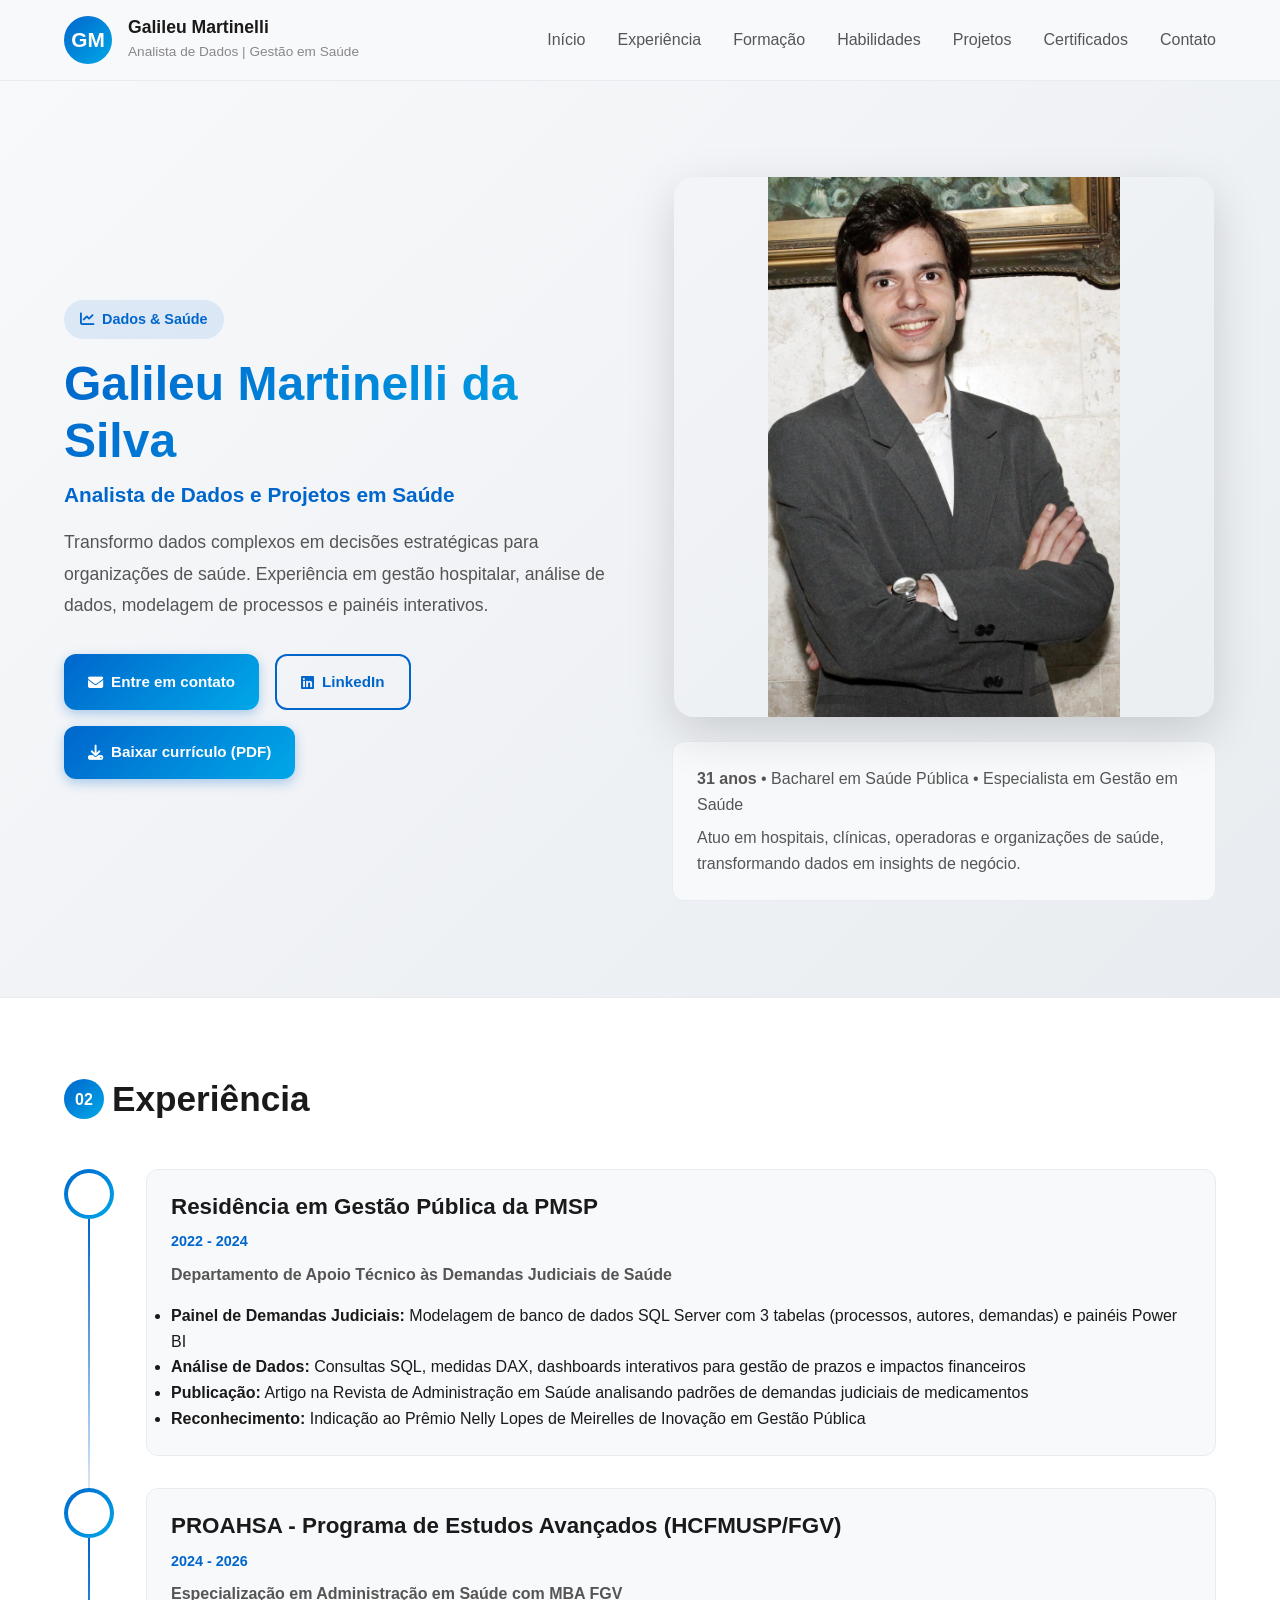
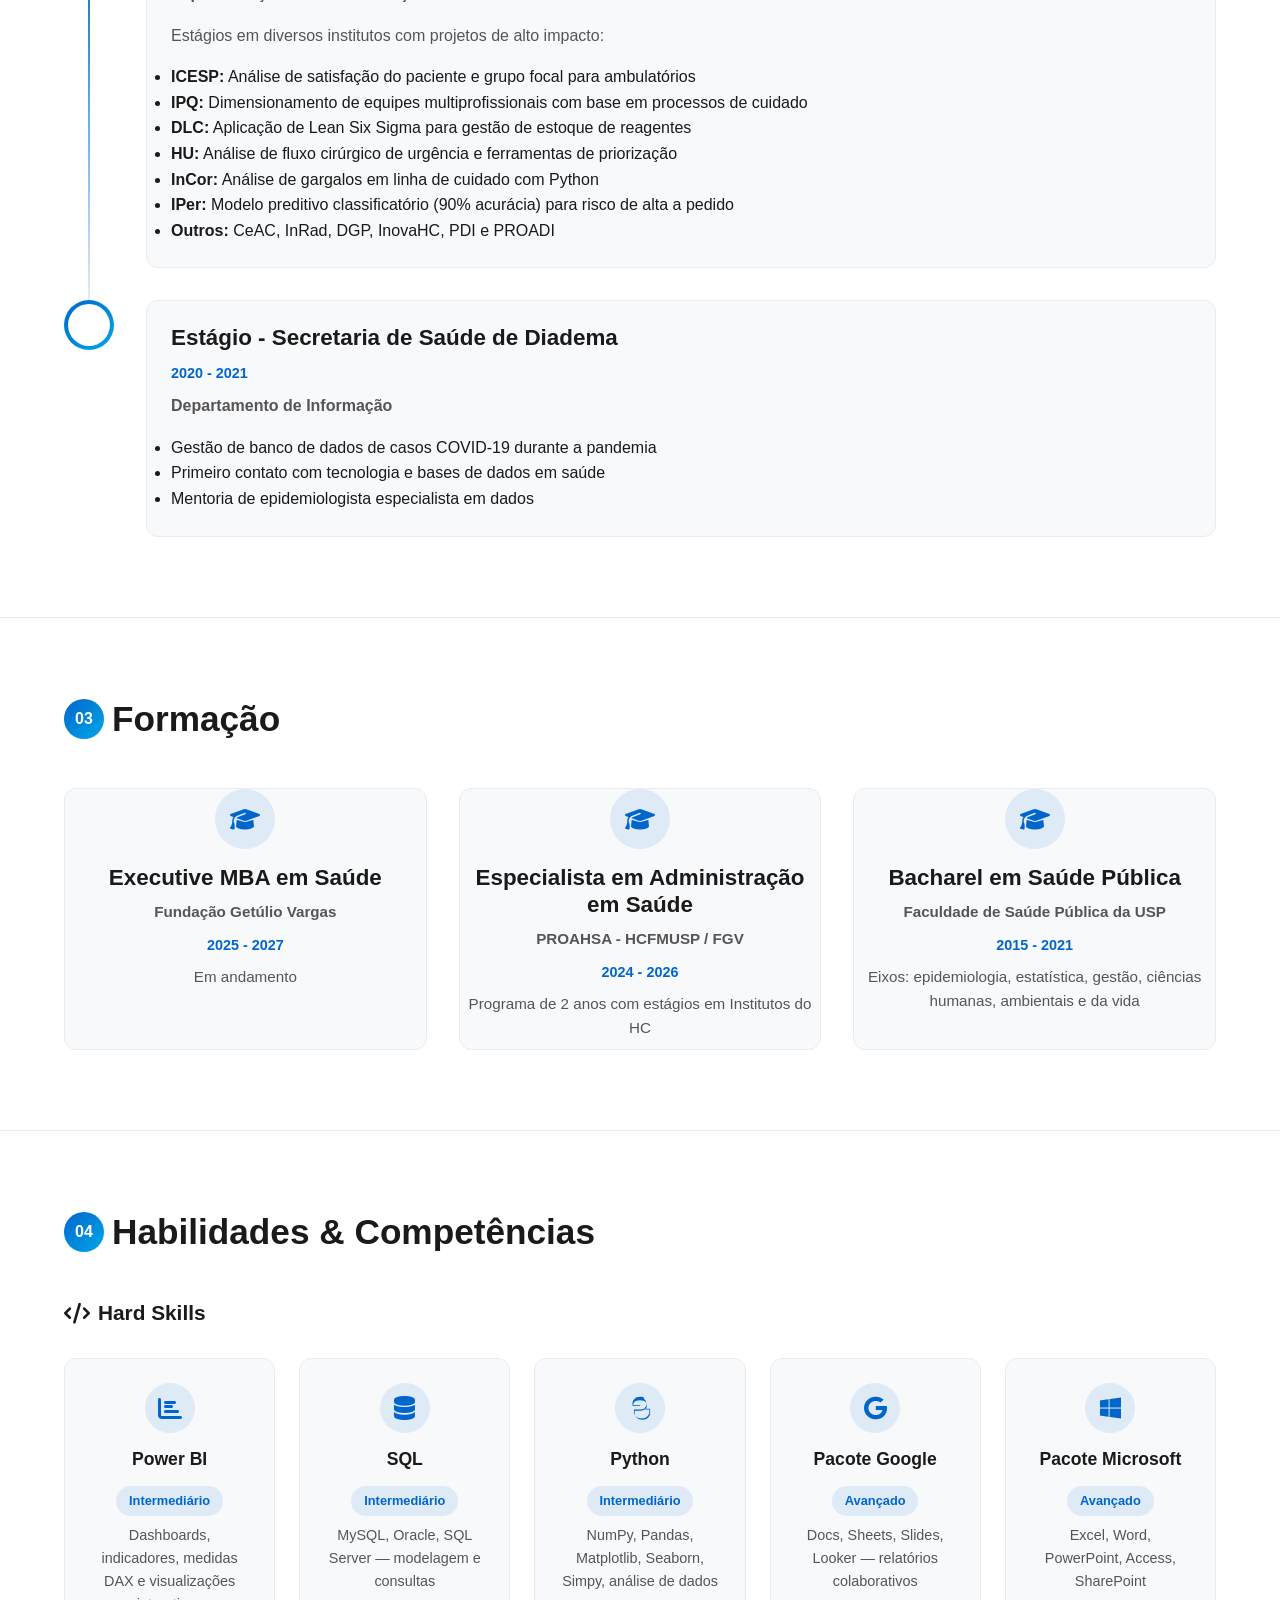
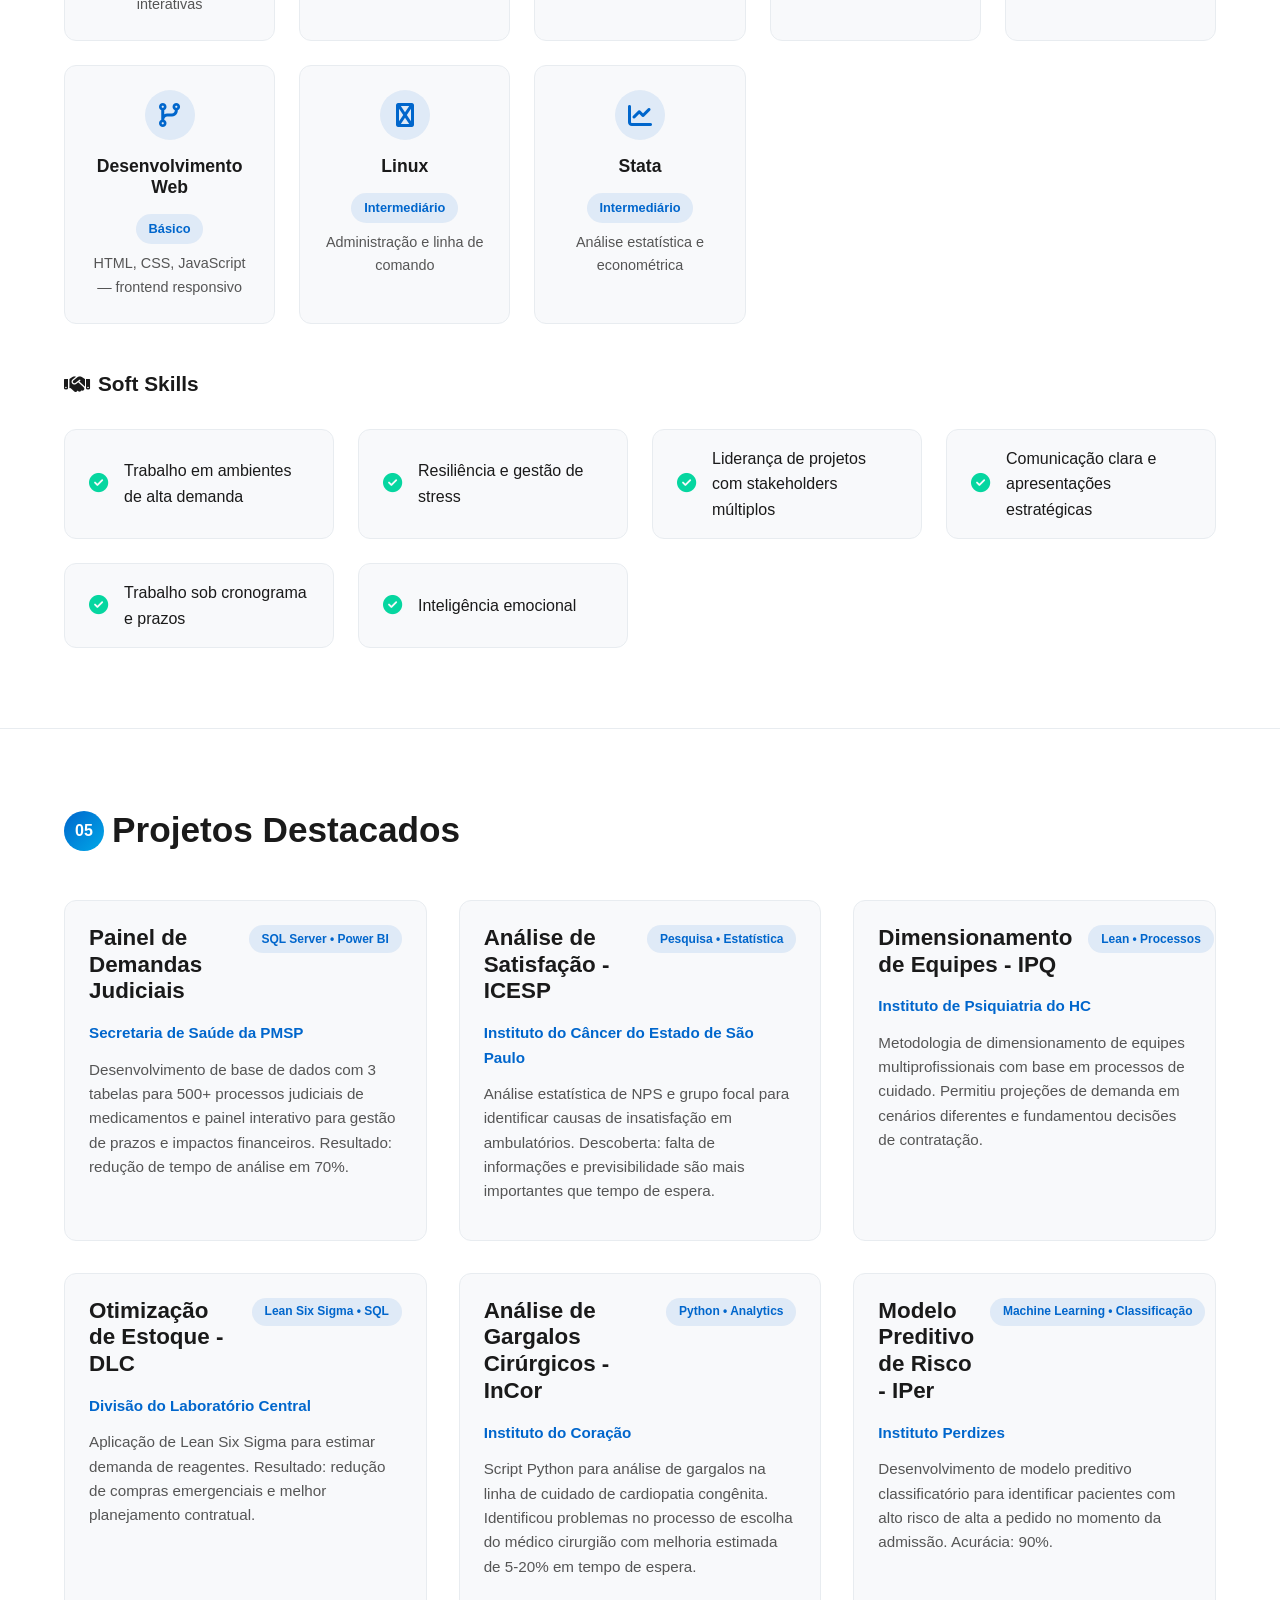
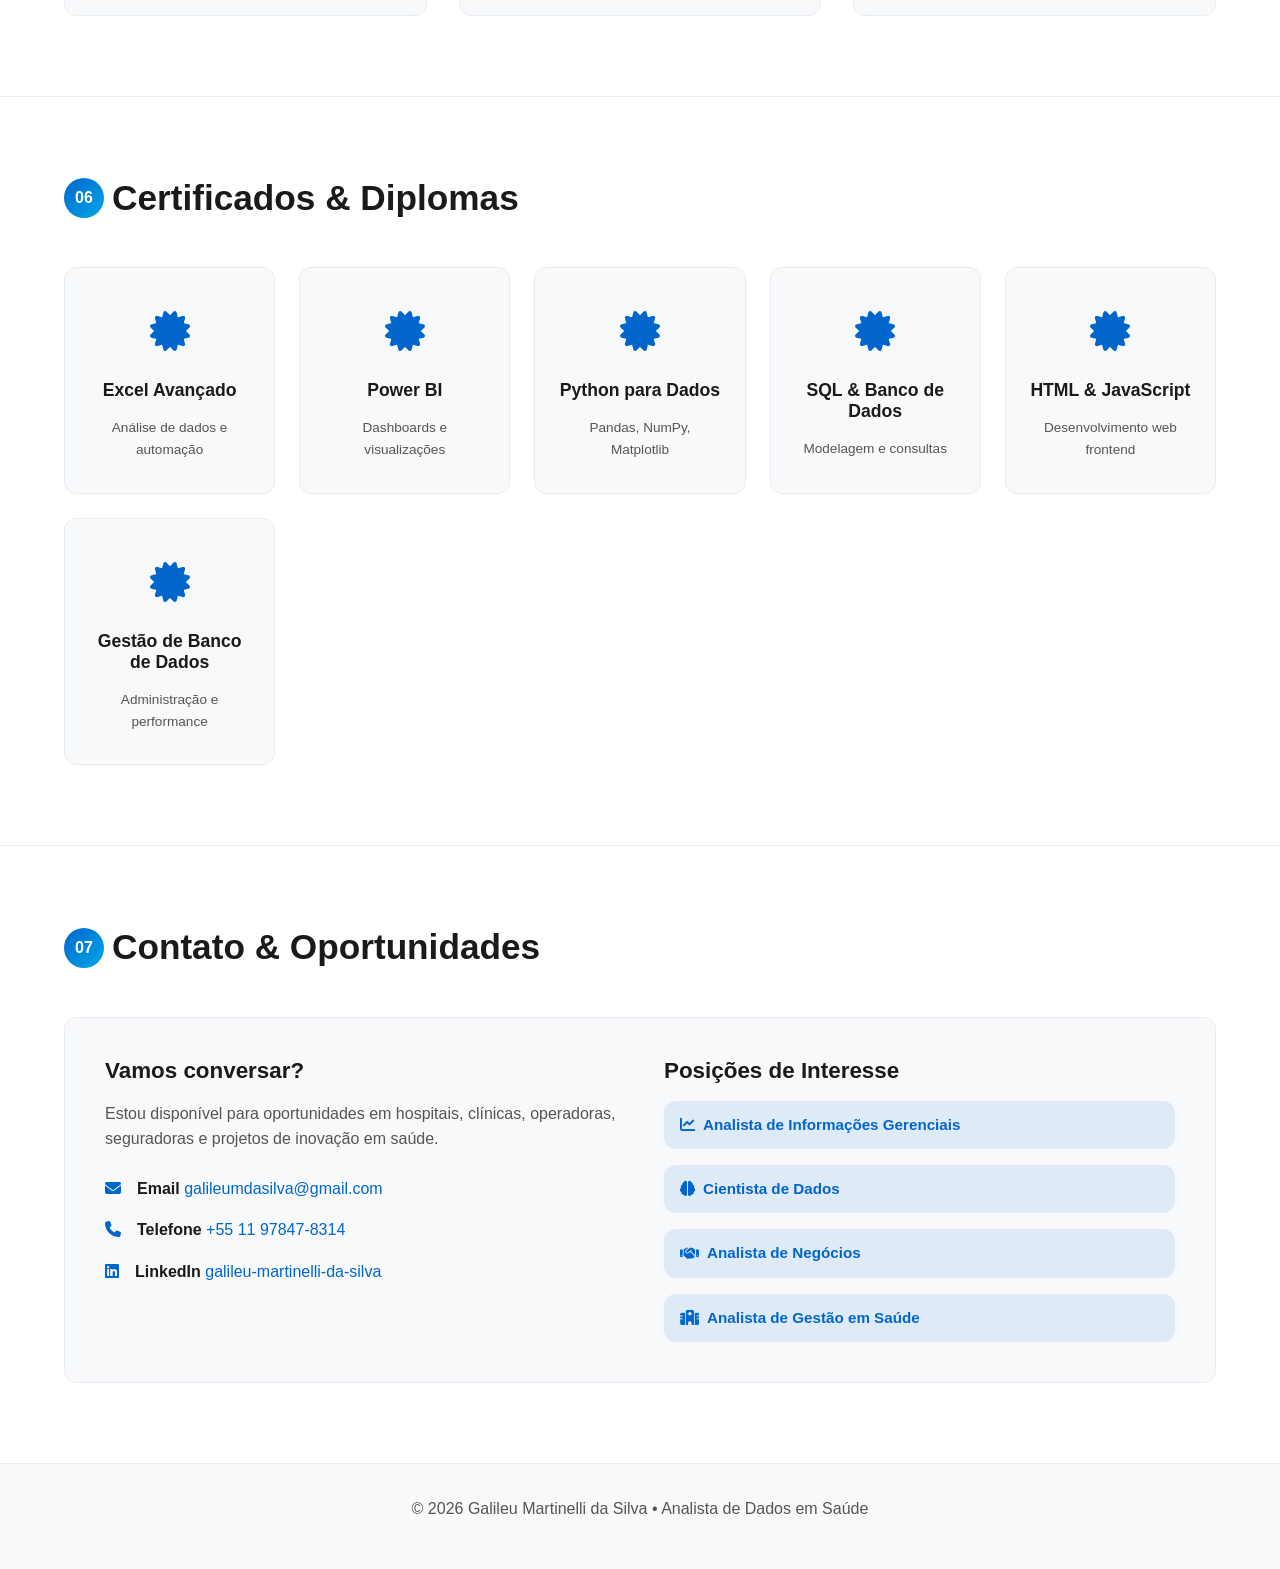
<file: index.html>
<!DOCTYPE html>
<html lang="pt-BR">
<head>
  <meta charset="UTF-8" />
  <meta name="viewport" content="width=device-width, initial-scale=1.0" />
  <title>Galileu Martinelli da Silva | Analista de Dados em Saúde</title>
  <link rel="stylesheet" href="https://cdnjs.cloudflare.com/ajax/libs/font-awesome/6.4.0/css/all.min.css" />
  <link rel="stylesheet" href="style.css" />
</head>
<body>
  <div class="container-wrapper">
    <!-- Header Navigation -->
    <header class="header">
      <div class="container">
        <div class="header-content">
          <div class="logo">
            <span class="logo-text">GM</span>
            <div>
              <h1>Galileu Martinelli</h1>
              <p>Analista de Dados | Gestão em Saúde</p>
            </div>
          </div>
          <button class="menu-toggle" id="menuToggle" aria-label="Menu">
            <span></span><span></span><span></span>
          </button>
          <nav class="nav-menu" id="navMenu">
            <a href="#hero">Início</a>
            <a href="#experiencia">Experiência</a>
            <a href="#formacao">Formação</a>
            <a href="#habilidades">Habilidades</a>
            <a href="#projetos">Projetos</a>
            <a href="#certificados">Certificados</a>
            <a href="#contato">Contato</a>
          </nav>
        </div>
      </div>
    </header>

    <!-- Main Content -->
    <main class="main">
      <!-- SECTION 1: Hero -->
      <section id="hero" class="hero">
        <div class="container">
          <div class="hero-content">
            <div class="hero-text">
              <span class="hero-label"><i class="fas fa-chart-line"></i> Dados & Saúde</span>
              <h1>Galileu Martinelli da Silva</h1>
              <p class="hero-subtitle">Analista de Dados e Projetos em Saúde</p>
              <p class="hero-description">
                Transformo dados complexos em decisões estratégicas para organizações de saúde. 
                Experiência em gestão hospitalar, análise de dados, modelagem de processos e painéis interativos.
              </p>
              <div class="hero-cta">
                <a href="#contato" class="btn btn-primary"><i class="fas fa-envelope"></i> Entre em contato</a>
                <a href="https://www.linkedin.com/in/galileu-martinelli/" target="_blank" class="btn btn-secondary">
                  <i class="fab fa-linkedin"></i> LinkedIn
                </a>
                <a href="assets/Currículo_Galileu.pdf" class="btn btn-primary" download>
                  <i class="fas fa-download"></i> Baixar currículo (PDF)
                </a>
              </div>
            </div>
            <div class="hero-image">
              <div class="image-wrapper">
                <img src="assets/busto.JPG" alt="Galileu Martinelli da Silva in a professional portrait smiling softly against a neutral background" />
              </div>
              <div class="hero-card">
                <p><strong>31 anos</strong> • Bacharel em Saúde Pública • Especialista em Gestão em Saúde</p>
                <p>Atuo em hospitais, clínicas, operadoras e organizações de saúde, transformando dados em insights de negócio.</p>
              </div>
            </div>
          </div>
        </div>
      </section>

      <!-- SECTION 2: Experiência -->
      <section id="experiencia" class="section experience">
        <div class="container">
          <div class="section-header">
            <h2><span>02</span> Experiência</h2>
          </div>
          
          <div class="experience-timeline">
            <div class="timeline-item">
              <div class="timeline-dot"></div>
              <div class="timeline-content card">
                <h3>Residência em Gestão Pública da PMSP</h3>
                <span class="date">2022 - 2024</span>
                <p><strong>Departamento de Apoio Técnico às Demandas Judiciais de Saúde</strong></p>
                <ul>
                  <li><strong>Painel de Demandas Judiciais:</strong> Modelagem de banco de dados SQL Server com 3 tabelas (processos, autores, demandas) e painéis Power BI</li>
                  <li><strong>Análise de Dados:</strong> Consultas SQL, medidas DAX, dashboards interativos para gestão de prazos e impactos financeiros</li>
                  <li><strong>Publicação:</strong> Artigo na Revista de Administração em Saúde analisando padrões de demandas judiciais de medicamentos</li>
                  <li><strong>Reconhecimento:</strong> Indicação ao Prêmio Nelly Lopes de Meirelles de Inovação em Gestão Pública</li>
                </ul>
              </div>
            </div>

            <div class="timeline-item">
              <div class="timeline-dot"></div>
              <div class="timeline-content card">
                <h3>PROAHSA - Programa de Estudos Avançados (HCFMUSP/FGV)</h3>
                <span class="date">2024 - 2026</span>
                <p><strong>Especialização em Administração em Saúde com MBA FGV</strong></p>
                <p>Estágios em diversos institutos com projetos de alto impacto:</p>
                <ul>
                  <li><strong>ICESP:</strong> Análise de satisfação do paciente e grupo focal para ambulatórios</li>
                  <li><strong>IPQ:</strong> Dimensionamento de equipes multiprofissionais com base em processos de cuidado</li>
                  <li><strong>DLC:</strong> Aplicação de Lean Six Sigma para gestão de estoque de reagentes</li>
                  <li><strong>HU:</strong> Análise de fluxo cirúrgico de urgência e ferramentas de priorização</li>
                  <li><strong>InCor:</strong> Análise de gargalos em linha de cuidado com Python</li>
                  <li><strong>IPer:</strong> Modelo preditivo classificatório (90% acurácia) para risco de alta a pedido</li>
                  <li><strong>Outros:</strong> CeAC, InRad, DGP, InovaHC, PDI e PROADI</li>
                </ul>
              </div>
            </div>

            <div class="timeline-item">
              <div class="timeline-dot"></div>
              <div class="timeline-content card">
                <h3>Estágio - Secretaria de Saúde de Diadema</h3>
                <span class="date">2020 - 2021</span>
                <p><strong>Departamento de Informação</strong></p>
                <ul>
                  <li>Gestão de banco de dados de casos COVID-19 durante a pandemia</li>
                  <li>Primeiro contato com tecnologia e bases de dados em saúde</li>
                  <li>Mentoria de epidemiologista especialista em dados</li>
                </ul>
              </div>
            </div>
          </div>
        </div>
      </section>

      <!-- SECTION 3: Formação -->
      <section id="formacao" class="section education">
        <div class="container">
          <div class="section-header">
            <h2><span>03</span> Formação</h2>
          </div>
          
          <div class="education-grid">
            <div class="education-card card">
              <div class="edu-icon"><i class="fas fa-graduation-cap"></i></div>
              <h3>Executive MBA em Saúde</h3>
              <p><strong>Fundação Getúlio Vargas</strong></p>
              <span class="date">2025 - 2027</span>
              <p>Em andamento</p>
            </div>

            <div class="education-card card">
              <div class="edu-icon"><i class="fas fa-graduation-cap"></i></div>
              <h3>Especialista em Administração em Saúde</h3>
              <p><strong>PROAHSA - HCFMUSP / FGV</strong></p>
              <span class="date">2024 - 2026</span>
              <p>Programa de 2 anos com estágios em Institutos do HC</p>
            </div>

            <div class="education-card card">
              <div class="edu-icon"><i class="fas fa-graduation-cap"></i></div>
              <h3>Bacharel em Saúde Pública</h3>
              <p><strong>Faculdade de Saúde Pública da USP</strong></p>
              <span class="date">2015 - 2021</span>
              <p>Eixos: epidemiologia, estatística, gestão, ciências humanas, ambientais e da vida</p>
            </div>
          </div>
        </div>
      </section>

      <!-- SECTION 4: Habilidades -->
      <section id="habilidades" class="section skills">
        <div class="container">
          <div class="section-header">
            <h2><span>04</span> Habilidades & Competências</h2>
          </div>

          <div class="skills-container">
            <div class="skills-category">
              <h3><i class="fas fa-code"></i> Hard Skills</h3>
              <div class="skills-grid">
                <div class="skill-card">
                  <div class="skill-icon"><i class="fas fa-chart-bar"></i></div>
                  <h4>Power BI</h4>
                  <span class="level">Intermediário</span>
                  <p>Dashboards, indicadores, medidas DAX e visualizações interativas</p>
                </div>

                <div class="skill-card">
                  <div class="skill-icon"><i class="fas fa-database"></i></div>
                  <h4>SQL</h4>
                  <span class="level">Intermediário</span>
                  <p>MySQL, Oracle, SQL Server — modelagem e consultas</p>
                </div>

                <div class="skill-card">
                  <div class="skill-icon">
                    <svg aria-hidden="true" focusable="false" width="1em" height="1em" viewBox="0 0 64 64" xmlns="http://www.w3.org/2000/svg">
                      <g fill="currentColor">
                        <path d="M32 2c-6 0-11 2-15 6-3 3-5 7-5 12v6h20v-2H14c0-3 1-6 3-8 3-3 7-5 15-5 8 0 12 2 15 5 2 2 3 5 3 8v3c0 4-2 7-5 9-3 2-7 3-12 3H18v6c0 5 2 9 5 12 4 4 9 6 15 6 7 0 12-2 16-6 3-3 5-7 5-12V34H44v2h13v6c0 5-2 9-5 12-4 4-9 6-16 6-6 0-11-2-15-6-3-3-5-7-5-12v-6h14c6 0 10-1 13-3 4-3 6-6 6-11V20c0-5-2-9-6-12C44 3 39 2 32 2z"/>
                        <circle cx="22" cy="20" r="2" fill="#fff"/>
                        <circle cx="42" cy="44" r="2" fill="#fff"/>
                      </g>
                    </svg>
                  </div>
                  <h4>Python</h4>
                  <span class="level">Intermediário</span>
                  <p>NumPy, Pandas, Matplotlib, Seaborn, Simpy, análise de dados</p>
                </div>

                <div class="skill-card">
                  <div class="skill-icon"><i class="fab fa-google"></i></div>
                  <h4>Pacote Google</h4>
                  <span class="level">Avançado</span>
                  <p>Docs, Sheets, Slides, Looker — relatórios colaborativos</p>
                </div>

                <div class="skill-card">
                  <div class="skill-icon"><i class="fab fa-windows"></i></div>
                  <h4>Pacote Microsoft</h4>
                  <span class="level">Avançado</span>
                  <p>Excel, Word, PowerPoint, Access, SharePoint</p>
                </div>

                <div class="skill-card">
                  <div class="skill-icon"><i class="fas fa-code-branch"></i></div>
                  <h4>Desenvolvimento Web</h4>
                  <span class="level">Básico</span>
                  <p>HTML, CSS, JavaScript — frontend responsivo</p>
                </div>

                <div class="skill-card">
                  <div class="skill-icon"><i class="fas fa-linux"></i></div>
                  <h4>Linux</h4>
                  <span class="level">Intermediário</span>
                  <p>Administração e linha de comando</p>
                </div>

                <div class="skill-card">
                  <div class="skill-icon"><i class="fas fa-chart-line"></i></div>
                  <h4>Stata</h4>
                  <span class="level">Intermediário</span>
                  <p>Análise estatística e econométrica</p>
                </div>
              </div>
            </div>

            <div class="skills-category">
              <h3><i class="fas fa-handshake"></i> Soft Skills</h3>
              <div class="soft-skills-list">
                <div class="soft-skill">
                  <i class="fas fa-check-circle"></i>
                  <span>Trabalho em ambientes de alta demanda</span>
                </div>
                <div class="soft-skill">
                  <i class="fas fa-check-circle"></i>
                  <span>Resiliência e gestão de stress</span>
                </div>
                <div class="soft-skill">
                  <i class="fas fa-check-circle"></i>
                  <span>Liderança de projetos com stakeholders múltiplos</span>
                </div>
                <div class="soft-skill">
                  <i class="fas fa-check-circle"></i>
                  <span>Comunicação clara e apresentações estratégicas</span>
                </div>
                <div class="soft-skill">
                  <i class="fas fa-check-circle"></i>
                  <span>Trabalho sob cronograma e prazos</span>
                </div>
                <div class="soft-skill">
                  <i class="fas fa-check-circle"></i>
                  <span>Inteligência emocional</span>
                </div>
              </div>
            </div>
          </div>
        </div>
      </section>

      <!-- SECTION 5: Projetos Destacados -->
      <section id="projetos" class="section projects">
        <div class="container">
          <div class="section-header">
            <h2><span>05</span> Projetos Destacados</h2>
          </div>

          <div class="projects-grid">
            <div class="project-card card">
              <div class="project-header">
                <h3>Painel de Demandas Judiciais</h3>
                <span class="project-tag">SQL Server • Power BI</span>
              </div>
              <p><strong>Secretaria de Saúde da PMSP</strong></p>
              <p>Desenvolvimento de base de dados com 3 tabelas para 500+ processos judiciais de medicamentos e painel interativo para gestão de prazos e impactos financeiros. Resultado: redução de tempo de análise em 70%.</p>
            </div>

            <div class="project-card card">
              <div class="project-header">
                <h3>Análise de Satisfação - ICESP</h3>
                <span class="project-tag">Pesquisa • Estatística</span>
              </div>
              <p><strong>Instituto do Câncer do Estado de São Paulo</strong></p>
              <p>Análise estatística de NPS e grupo focal para identificar causas de insatisfação em ambulatórios. Descoberta: falta de informações e previsibilidade são mais importantes que tempo de espera.</p>
            </div>

            <div class="project-card card">
              <div class="project-header">
                <h3>Dimensionamento de Equipes - IPQ</h3>
                <span class="project-tag">Lean • Processos</span>
              </div>
              <p><strong>Instituto de Psiquiatria do HC</strong></p>
              <p>Metodologia de dimensionamento de equipes multiprofissionais com base em processos de cuidado. Permitiu projeções de demanda em cenários diferentes e fundamentou decisões de contratação.</p>
            </div>

            <div class="project-card card">
              <div class="project-header">
                <h3>Otimização de Estoque - DLC</h3>
                <span class="project-tag">Lean Six Sigma • SQL</span>
              </div>
              <p><strong>Divisão do Laboratório Central</strong></p>
              <p>Aplicação de Lean Six Sigma para estimar demanda de reagentes. Resultado: redução de compras emergenciais e melhor planejamento contratual.</p>
            </div>

            <div class="project-card card">
              <div class="project-header">
                <h3>Análise de Gargalos Cirúrgicos - InCor</h3>
                <span class="project-tag">Python • Analytics</span>
              </div>
              <p><strong>Instituto do Coração</strong></p>
              <p>Script Python para análise de gargalos na linha de cuidado de cardiopatia congênita. Identificou problemas no processo de escolha do médico cirurgião com melhoria estimada de 5-20% em tempo de espera.</p>
            </div>

            <div class="project-card card">
              <div class="project-header">
                <h3>Modelo Preditivo de Risco - IPer</h3>
                <span class="project-tag">Machine Learning • Classificação</span>
              </div>
              <p><strong>Instituto Perdizes</strong></p>
              <p>Desenvolvimento de modelo preditivo classificatório para identificar pacientes com alto risco de alta a pedido no momento da admissão. Acurácia: 90%.</p>
            </div>
          </div>
        </div>
      </section>

      <!-- SECTION 6: Certificados -->
      <section id="certificados" class="section certifications">
        <div class="container">
          <div class="section-header">
            <h2><span>06</span> Certificados & Diplomas</h2>
          </div>

          <div class="certs-grid">
            <a href="assets/Certificados/excel_avançado.pdf" class="cert-card card" target="_blank" rel="noopener noreferrer" download>
              <div class="cert-icon"><i class="fas fa-certificate"></i></div>
              <h4>Excel Avançado</h4>
              <p>Análise de dados e automação</p>
            </a>
            <a href="assets/Certificados/power_bi.pdf" class="cert-card card" target="_blank" rel="noopener noreferrer" download>
              <div class="cert-icon"><i class="fas fa-certificate"></i></div>
              <h4>Power BI</h4>
              <p>Dashboards e visualizações</p>
            </a>
            <a href="assets/Certificados/dev_python.pdf" class="cert-card card" target="_blank" rel="noopener noreferrer" download>
              <div class="cert-icon"><i class="fas fa-certificate"></i></div>
              <h4>Python para Dados</h4>
              <p>Pandas, NumPy, Matplotlib</p>
            </a>
            <a href="assets/Certificados/modelagem_dados.pdf" class="cert-card card" target="_blank" rel="noopener noreferrer" download>
              <div class="cert-icon"><i class="fas fa-certificate"></i></div>
              <h4>SQL & Banco de Dados</h4>
              <p>Modelagem e consultas</p>
            </a>
            <a href="assets/Certificados/html_js.pdf" class="cert-card card" target="_blank" rel="noopener noreferrer" download>
              <div class="cert-icon"><i class="fas fa-certificate"></i></div>
              <h4>HTML & JavaScript</h4>
              <p>Desenvolvimento web frontend</p>
            </a>
            <a href="assets/Certificados/implentando_banco_de_dados.pdf" class="cert-card card" target="_blank" rel="noopener noreferrer" download>
              <div class="cert-icon"><i class="fas fa-certificate"></i></div>
              <h4>Gestão de Banco de Dados</h4>
              <p>Administração e performance</p>
            </a>
          </div>
        </div>
      </section>

      <!-- SECTION 7: Contato -->
      <section id="contato" class="section contact">
        <div class="container">
          <div class="section-header">
            <h2><span>07</span> Contato & Oportunidades</h2>
          </div>

          <div class="contact-wrapper">
            <div class="contact-info">
              <h3>Vamos conversar?</h3>
              <p>Estou disponível para oportunidades em hospitais, clínicas, operadoras, seguradoras e projetos de inovação em saúde.</p>
              
              <div class="contact-list">
                <div class="contact-item">
                  <i class="fas fa-envelope"></i>
                  <div>
                    <strong>Email</strong>
                    <a href="mailto:galileumdasilva@gmail.com">galileumdasilva@gmail.com</a>
                  </div>
                </div>
                <div class="contact-item">
                  <i class="fas fa-phone"></i>
                  <div>
                    <strong>Telefone</strong>
                    <a href="tel:+5511978478314">+55 11 97847-8314</a>
                  </div>
                </div>
                <div class="contact-item">
                  <i class="fab fa-linkedin"></i>
                  <div>
                    <strong>LinkedIn</strong>
                    <a href="https://www.linkedin.com/in/galileu-martinelli/" target="_blank">galileu-martinelli-da-silva</a>
                  </div>
                </div>
              </div>
            </div>

            <div class="contact-positions">
              <h3>Posições de Interesse</h3>
              <div class="position-badges">
                <span class="badge"><i class="fas fa-chart-line"></i> Analista de Informações Gerenciais</span>
                <span class="badge"><i class="fas fa-brain"></i> Cientista de Dados</span>
                <span class="badge"><i class="fas fa-handshake"></i> Analista de Negócios</span>
                <span class="badge"><i class="fas fa-hospital"></i> Analista de Gestão em Saúde</span>
              </div>
            </div>
          </div>
        </div>
      </section>
    </main>

    <!-- Footer -->
    <footer class="footer">
      <div class="container">
        <p>&copy; 2026 Galileu Martinelli da Silva • Analista de Dados em Saúde</p>
      </div>
    </footer>
  </div>

  <script src="script.js"></script>
</body>
</html>
</file>
<file: style.css>
/* ==================== VARIABLES ==================== */
:root {
  /* Colors */
  --primary: #0066cc;
  --primary-light: #0080ff;
  --primary-dark: #004499;
  --secondary: #1a1a1a;
  --accent: #00a8e8;
  --success: #06d6a0;
  --warning: #ffd166;
  --danger: #ef476f;
  
  /* Background & Surface */
  --bg-primary: #ffffff;
  --bg-secondary: #f8f9fb;
  --bg-tertiary: #e8ecf0;
  
  /* Text */
  --text-primary: #1a1a1a;
  --text-secondary: #555555;
  --text-tertiary: #888888;
  --text-light: #cccccc;
  
  /* Dark Mode */
  --dark-bg: #0f1419;
  --dark-surface: #1a1f2e;
  --dark-surface-light: #242d3e;
  --dark-text: #e8ecf0;
  --dark-text-secondary: #a0a8b8;
  
  /* Sizes */
  --radius: 12px;
  --radius-lg: 20px;
  --shadow-sm: 0 2px 8px rgba(0, 0, 0, 0.1);
  --shadow-md: 0 8px 24px rgba(0, 0, 0, 0.12);
  --shadow-lg: 0 16px 48px rgba(0, 0, 0, 0.15);
  
  /* Transitions */
  --transition: all 0.3s cubic-bezier(0.4, 0, 0.2, 1);
  
  font-family: -apple-system, BlinkMacSystemFont, 'Segoe UI', 'Roboto', 'Oxygen',
    'Ubuntu', 'Cantarell', 'Fira Sans', 'Droid Sans', 'Helvetica Neue', sans-serif;
}

/* ==================== RESET ==================== */
* {
  margin: 0;
  padding: 0;
  box-sizing: border-box;
}

html {
  scroll-behavior: smooth;
  font-size: 16px;
}

body {
  font-family: var(--font-family, -apple-system, BlinkMacSystemFont, 'Segoe UI', 'Roboto', 'Oxygen', 'Ubuntu', 'Cantarell', 'Fira Sans', 'Droid Sans', 'Helvetica Neue', sans-serif);
  background-color: var(--bg-primary);
  color: var(--text-primary);
  line-height: 1.6;
  transition: var(--transition);
}

/* ==================== TYPOGRAPHY ==================== */
h1, h2, h3, h4, h5, h6 {
  font-weight: 700;
  line-height: 1.2;
  margin-bottom: 0.5rem;
}

h1 {
  font-size: 3rem;
}

h2 {
  font-size: 2.2rem;
}

h3 {
  font-size: 1.4rem;
}

h4 {
  font-size: 1.1rem;
}

p {
  color: var(--text-secondary);
  margin-bottom: 1rem;
}

a {
  color: var(--primary);
  text-decoration: none;
  transition: var(--transition);
}

a:hover {
  color: var(--primary-light);
}

img {
  max-width: 100%;
  display: block;
}

/* ==================== LAYOUT ==================== */
.container-wrapper {
  min-height: 100vh;
  display: flex;
  flex-direction: column;
}

.container {
  max-width: 1200px;
  margin: 0 auto;
  padding: 0 1.5rem;
  width: 100%;
}

.main {
  flex: 1;
}

/* ==================== HEADER ==================== */
.header {
  background: var(--bg-secondary);
  border-bottom: 1px solid var(--bg-tertiary);
  position: sticky;
  top: 0;
  z-index: 100;
  backdrop-filter: blur(10px);
}

.header-content {
  display: grid;
  grid-template-columns: 1fr auto;
  align-items: center;
  gap: 2rem;
  padding: 1rem 0;
}

.logo {
  display: flex;
  align-items: center;
  gap: 1rem;
}

.logo-text {
  width: 48px;
  height: 48px;
  background: linear-gradient(135deg, var(--primary), var(--accent));
  color: white;
  display: flex;
  align-items: center;
  justify-content: center;
  border-radius: 50%;
  font-weight: 800;
  font-size: 1.3rem;
}

.logo div {
  display: flex;
  flex-direction: column;
  gap: 0.2rem;
}

.logo h1 {
  margin: 0;
  font-size: 1.1rem;
}

.logo p {
  margin: 0;
  font-size: 0.85rem;
  color: var(--text-tertiary);
}

.nav-menu {
  display: flex;
  gap: 2rem;
  align-items: center;
  flex-wrap: wrap;
}

.nav-menu a {
  font-weight: 500;
  color: var(--text-secondary);
  transition: var(--transition);
  position: relative;
}

.nav-menu a::after {
  content: '';
  position: absolute;
  bottom: -4px;
  left: 0;
  width: 0;
  height: 2px;
  background: var(--primary);
  transition: var(--transition);
}

.nav-menu a:hover {
  color: var(--primary);
}

.nav-menu a:hover::after {
  width: 100%;
}

.menu-toggle {
  display: none;
  background: none;
  border: none;
  cursor: pointer;
  padding: 0.5rem;
  flex-direction: column;
  gap: 0.4rem;
}

.menu-toggle span {
  width: 24px;
  height: 2px;
  background: var(--text-primary);
  border-radius: 2px;
  transition: var(--transition);
}

/* ==================== BUTTONS ==================== */
.btn {
  display: inline-flex;
  align-items: center;
  gap: 0.5rem;
  padding: 0.875rem 1.5rem;
  border-radius: var(--radius);
  border: none;
  font-weight: 600;
  cursor: pointer;
  transition: var(--transition);
  text-decoration: none;
  font-size: 0.95rem;
}

.btn-primary {
  background: linear-gradient(135deg, var(--primary), var(--accent));
  color: white;
  box-shadow: 0 4px 12px rgba(0, 102, 204, 0.3);
}

.btn-primary:hover {
  transform: translateY(-2px);
  box-shadow: 0 6px 16px rgba(0, 102, 204, 0.4);
}

.btn-secondary {
  background: transparent;
  color: var(--primary);
  border: 2px solid var(--primary);
}

.btn-secondary:hover {
  background: var(--primary);
  color: white;
}

/* ==================== HERO ==================== */
.hero {
  padding: 6rem 0;
  background: linear-gradient(135deg, var(--bg-secondary), var(--bg-tertiary));
}

.hero-content {
  display: grid;
  grid-template-columns: 1fr 1fr;
  gap: 4rem;
  align-items: center;
}

.hero-label {
  display: inline-flex;
  align-items: center;
  gap: 0.5rem;
  background: rgba(0, 102, 204, 0.1);
  color: var(--primary);
  padding: 0.5rem 1rem;
  border-radius: 20px;
  font-size: 0.9rem;
  font-weight: 600;
  margin-bottom: 1rem;
}

.hero-text h1 {
  margin-bottom: 0.5rem;
  background: linear-gradient(135deg, var(--primary), var(--accent));
  -webkit-background-clip: text;
  -webkit-text-fill-color: transparent;
  background-clip: text;
}

.hero-subtitle {
  color: var(--primary);
  font-size: 1.3rem;
  font-weight: 600;
  margin-bottom: 1rem;
}

.hero-description {
  color: var(--text-secondary);
  font-size: 1.1rem;
  margin-bottom: 2rem;
  line-height: 1.8;
}

.hero-cta {
  display: flex;
  gap: 1rem;
  flex-wrap: wrap;
}

.hero-image {
  display: flex;
  flex-direction: column;
  gap: 1.5rem;
  align-items: center;
}

.image-wrapper {
  position: relative;
  aspect-ratio: 1;
  border-radius: var(--radius-lg);
  overflow: hidden;
  box-shadow: var(--shadow-lg);
  max-width: 540px;
  min-height: 520px;
  width: 100%;
  margin: 0 auto;
}

.image-wrapper img {
  width: 100%;
  height: 100%;
  object-fit: contain;
  object-position: center;
  transition: var(--transition);
}

.image-wrapper:hover img {
  transform: scale(1.05);
}

.hero-card {
  background: var(--bg-secondary);
  padding: 1.5rem;
  border-radius: var(--radius);
  border: 1px solid var(--bg-tertiary);
}

.hero-card p {
  margin-bottom: 0.5rem;
}

.hero-card p:last-child {
  margin-bottom: 0;
}

/* ==================== SECTIONS ==================== */
.section {
  padding: 5rem 0;
  border-top: 1px solid var(--bg-tertiary);
}

.section-header {
  display: flex;
  align-items: center;
  gap: 1rem;
  margin-bottom: 3rem;
}

.section-header span {
  display: inline-flex;
  align-items: center;
  justify-content: center;
  width: 50px;
  height: 50px;
  background: linear-gradient(135deg, var(--primary), var(--accent));
  color: white;
  border-radius: 50%;
  font-weight: 700;
  font-size: 1.2rem;
}

.section-header h2 {
  display: flex;
  align-items: center;
  gap: 0.5rem;
  margin: 0;
}

.section-header h2 span {
  display: inline-flex;
  align-items: center;
  justify-content: center;
  width: 40px;
  height: 40px;
  background: linear-gradient(135deg, var(--primary), var(--accent));
  color: white;
  border-radius: 50%;
  font-weight: 700;
  font-size: 1rem;
}

/* ==================== EXPERIENCE ==================== */
.experience-timeline {
  display: grid;
  gap: 2rem;
}

.timeline-item {
  display: grid;
  grid-template-columns: 50px 1fr;
  gap: 2rem;
  position: relative;
}

.timeline-item:not(:last-child)::before {
  content: '';
  position: absolute;
  left: 24px;
  top: 50px;
  width: 2px;
  height: calc(100% + 2rem);
  background: linear-gradient(to bottom, var(--primary), transparent);
}

.timeline-dot {
  width: 50px;
  height: 50px;
  background: linear-gradient(135deg, var(--primary), var(--accent));
  border-radius: 50%;
  position: relative;
  flex-shrink: 0;
}

.timeline-dot::after {
  content: '';
  position: absolute;
  inset: 4px;
  background: var(--bg-primary);
  border-radius: 50%;
}

.timeline-content {
  padding: 1.5rem;
}

/* ==================== EDUCATION ==================== */
.education-grid {
  display: grid;
  grid-template-columns: repeat(auto-fit, minmax(300px, 1fr));
  gap: 2rem;
}

.education-card {
  text-align: center;
}

.edu-icon {
  display: flex;
  align-items: center;
  justify-content: center;
  width: 60px;
  height: 60px;
  background: rgba(0, 102, 204, 0.1);
  border-radius: 50%;
  font-size: 1.5rem;
  color: var(--primary);
  margin: 0 auto 1rem;
}

.education-card h3 {
  margin-bottom: 0.5rem;
}

.education-card p {
  margin-bottom: 0.5rem;
  font-size: 0.95rem;
}

.date {
  display: inline-block;
  color: var(--primary);
  font-weight: 600;
  font-size: 0.9rem;
  margin-bottom: 0.5rem;
}

/* ==================== SKILLS ==================== */
.skills-container {
  display: grid;
  gap: 3rem;
}

.skills-category {
  display: grid;
  gap: 1.5rem;
}

.skills-category h3 {
  display: flex;
  align-items: center;
  gap: 0.5rem;
  font-size: 1.3rem;
  margin-bottom: 0.5rem;
}

.skills-grid {
  display: grid;
  grid-template-columns: repeat(auto-fill, minmax(200px, 1fr));
  gap: 1.5rem;
}

.skill-card {
  background: var(--bg-secondary);
  padding: 1.5rem;
  border-radius: var(--radius);
  border: 1px solid var(--bg-tertiary);
  text-align: center;
  transition: var(--transition);
  cursor: pointer;
}

.skill-card:hover {
  transform: translateY(-4px);
  border-color: var(--primary);
  box-shadow: var(--shadow-md);
}

.skill-icon {
  display: flex;
  align-items: center;
  justify-content: center;
  width: 50px;
  height: 50px;
  background: rgba(0, 102, 204, 0.1);
  border-radius: 50%;
  font-size: 1.5rem;
  color: var(--primary);
  margin: 0 auto 1rem;
}

.skill-card h4 {
  margin-bottom: 0.5rem;
}

.level {
  display: inline-block;
  background: rgba(0, 102, 204, 0.1);
  color: var(--primary);
  padding: 0.3rem 0.8rem;
  border-radius: 20px;
  font-size: 0.8rem;
  font-weight: 600;
  margin: 0.5rem 0;
}

.skill-card p {
  font-size: 0.9rem;
  margin: 0;
}

.soft-skills-list {
  display: grid;
  grid-template-columns: repeat(auto-fill, minmax(250px, 1fr));
  gap: 1.5rem;
}

.soft-skill {
  display: flex;
  align-items: center;
  gap: 1rem;
  background: var(--bg-secondary);
  padding: 1rem 1.5rem;
  border-radius: var(--radius);
  border: 1px solid var(--bg-tertiary);
}

.soft-skill i {
  color: var(--success);
  font-size: 1.2rem;
  flex-shrink: 0;
}

/* ==================== PROJECTS ==================== */
.projects-grid {
  display: grid;
  grid-template-columns: repeat(auto-fill, minmax(320px, 1fr));
  gap: 2rem;
}

.project-card {
  display: flex;
  flex-direction: column;
  height: 100%;
  padding: 1.5rem;
  background: var(--bg-secondary);
  border: 1px solid var(--bg-tertiary);
  border-radius: var(--radius);
  transition: var(--transition);
}

.project-card:hover {
  transform: translateY(-8px);
  border-color: var(--primary);
  box-shadow: var(--shadow-md);
}

.project-header {
  display: flex;
  justify-content: space-between;
  align-items: flex-start;
  gap: 1rem;
  margin-bottom: 1rem;
}

.project-header h3 {
  margin: 0;
  flex: 1;
}

.project-tag {
  display: inline-block;
  background: rgba(0, 102, 204, 0.1);
  color: var(--primary);
  padding: 0.3rem 0.8rem;
  border-radius: 20px;
  font-size: 0.75rem;
  font-weight: 600;
  white-space: nowrap;
}

.project-card p {
  margin-bottom: 0.75rem;
  font-size: 0.95rem;
}

.project-card strong {
  color: var(--primary);
}

/* ==================== CERTIFICATIONS ==================== */
.certs-grid {
  display: grid;
  grid-template-columns: repeat(auto-fill, minmax(200px, 1fr));
  gap: 1.5rem;
}

.cert-card {
  display: flex;
  flex-direction: column;
  align-items: center;
  gap: 1rem;
  padding: 2rem 1.5rem;
  background: var(--bg-secondary);
  border: 2px solid var(--bg-tertiary);
  border-radius: var(--radius);
  text-align: center;
  transition: var(--transition);
  text-decoration: none;
  color: inherit;
}

.cert-card:hover {
  transform: scale(1.05);
  border-color: var(--primary);
  box-shadow: var(--shadow-md);
}

.cert-icon {
  font-size: 2.5rem;
  color: var(--primary);
}

.cert-card h4 {
  margin: 0;
}

.cert-card p {
  margin: 0;
  font-size: 0.85rem;
}

/* ==================== CONTACT ==================== */
.contact-wrapper {
  display: grid;
  grid-template-columns: 1fr 1fr;
  gap: 3rem;
  background: var(--bg-secondary);
  padding: 2.5rem;
  border-radius: var(--radius);
  border: 1px solid var(--bg-tertiary);
}

.contact-info h3,
.contact-positions h3 {
  margin-bottom: 1rem;
}

.contact-info p {
  margin-bottom: 1.5rem;
}

.contact-list {
  display: grid;
  gap: 1rem;
}

.contact-item {
  display: flex;
  gap: 1rem;
  align-items: flex-start;
}

.contact-item i {
  color: var(--primary);
  margin-top: 0.25rem;
  flex-shrink: 0;
}

.contact-item div strong {
  color: var(--text-primary);
}

.contact-item a {
  word-break: break-all;
}

.position-badges {
  display: flex;
  flex-direction: column;
  gap: 1rem;
}

.badge {
  display: flex;
  align-items: center;
  gap: 0.5rem;
  background: rgba(0, 102, 204, 0.1);
  color: var(--primary);
  padding: 0.75rem 1rem;
  border-radius: var(--radius);
  font-weight: 600;
  font-size: 0.95rem;
}

/* ==================== CARD ==================== */
.card {
  background: var(--bg-secondary);
  border: 1px solid var(--bg-tertiary);
  border-radius: var(--radius);
}

/* ==================== FOOTER ==================== */
.footer {
  background: var(--bg-secondary);
  border-top: 1px solid var(--bg-tertiary);
  padding: 2rem 0;
  text-align: center;
  color: var(--text-tertiary);
  margin-top: auto;
}

/* ==================== ANIMATIONS ==================== */
@keyframes fadeInUp {
  from {
    opacity: 0;
    transform: translateY(30px);
  }
  to {
    opacity: 1;
    transform: translateY(0);
  }
}

.section {
  animation: fadeInUp 0.6s ease-out;
}

.reveal-visible {
  animation: fadeInUp 0.6s ease-out forwards;
}

/* ==================== RESPONSIVE ==================== */
@media (max-width: 768px) {
  h1 {
    font-size: 2rem;
  }

  h2 {
    font-size: 1.6rem;
  }

  h3 {
    font-size: 1.2rem;
  }

  .header-content {
    grid-template-columns: 1fr;
    gap: 1rem;
  }

  .nav-menu {
    display: none;
    position: absolute;
    top: 100%;
    left: 0;
    right: 0;
    flex-direction: column;
    gap: 0;
    background: var(--bg-secondary);
    border-bottom: 1px solid var(--bg-tertiary);
    padding: 1rem;
  }

  .nav-menu.open {
    display: flex;
  }

  .nav-menu a {
    padding: 0.75rem;
  }

  .menu-toggle {
    display: flex;
  }

  .hero {
    padding: 3rem 0;
  }

  .hero-content {
    grid-template-columns: 1fr;
    gap: 2rem;
  }

  .hero-text h1 {
    font-size: 2rem;
  }

  .hero-cta {
    flex-direction: column;
  }

  .btn {
    justify-content: center;
    width: 100%;
  }

  .section {
    padding: 3rem 0;
  }

  .timeline-item {
    grid-template-columns: 40px 1fr;
    gap: 1rem;
  }

  .timeline-dot {
    width: 40px;
    height: 40px;
  }

  .education-grid {
    grid-template-columns: 1fr;
  }

  .skills-grid {
    grid-template-columns: repeat(auto-fill, minmax(150px, 1fr));
  }

  .projects-grid {
    grid-template-columns: 1fr;
  }

  .certs-grid {
    grid-template-columns: repeat(2, 1fr);
  }

  .contact-wrapper {
    grid-template-columns: 1fr;
    gap: 2rem;
  }
}

@media (max-width: 480px) {
  :root {
    font-size: 14px;
  }

  h1 {
    font-size: 1.5rem;
  }

  h2 {
    font-size: 1.3rem;
  }

  h3 {
    font-size: 1rem;
  }

  .container {
    padding: 0 1rem;
  }

  .logo {
    gap: 0.5rem;
  }

  .logo-text {
    width: 40px;
    height: 40px;
    font-size: 1rem;
  }

  .logo h1 {
    font-size: 0.95rem;
  }

  .logo p {
    font-size: 0.75rem;
  }

  .hero-label {
    font-size: 0.8rem;
    padding: 0.4rem 0.8rem;
  }

  .skills-grid {
    grid-template-columns: 1fr;
  }

  .certs-grid {
    grid-template-columns: 1fr;
  }

  .soft-skills-list {
    grid-template-columns: 1fr;
  }

  .contact-wrapper {
    padding: 1.5rem;
  }
}

/* ==================== UTILITIES ==================== */
.reveal-visible {
  animation: fadeInUp 0.6s ease-out forwards;
}
</file>
